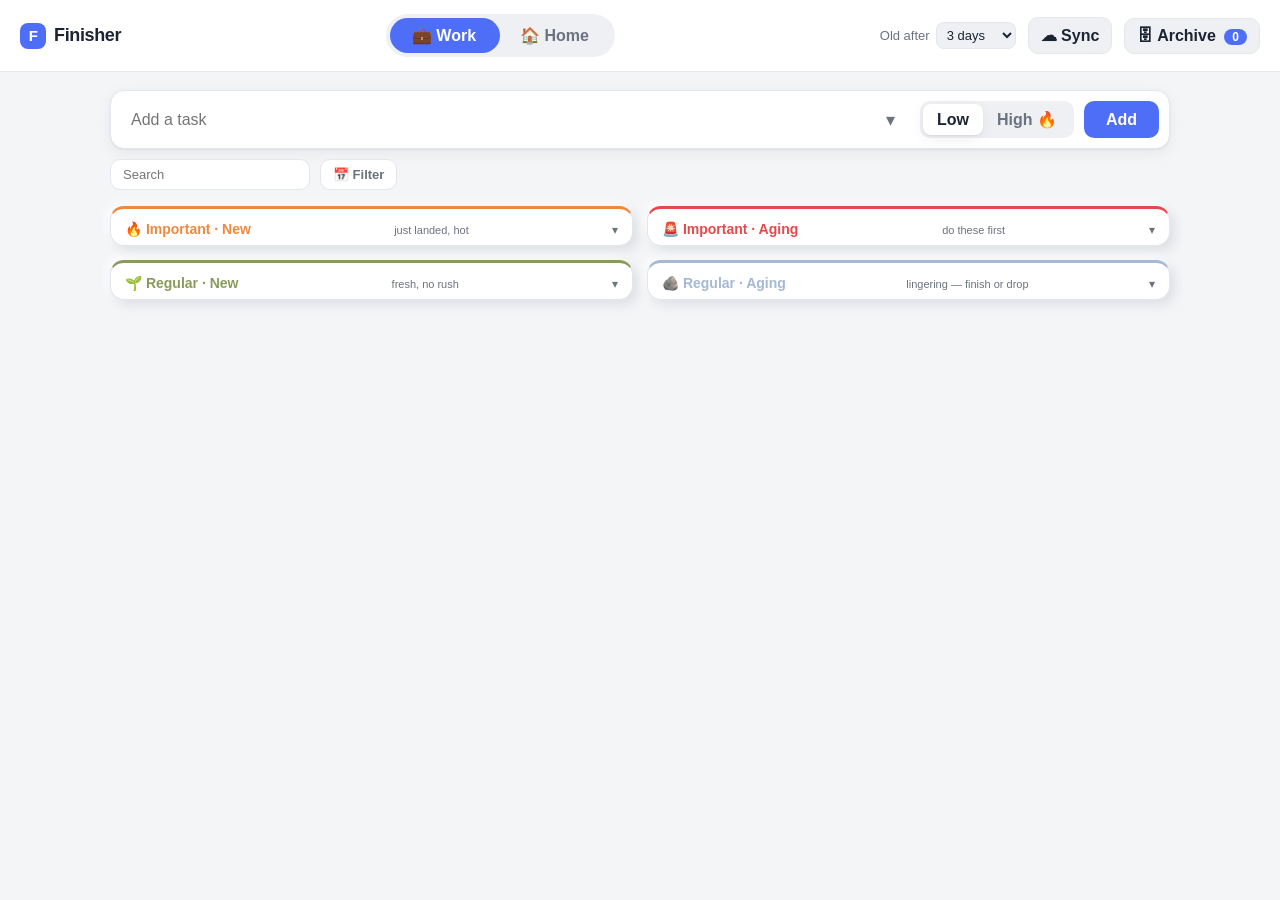
<file: index.html>
<!DOCTYPE html>
<html lang="en">
<head>
  <meta charset="UTF-8" />
  <meta name="viewport" content="width=device-width, initial-scale=1.0" />
  <title>Finisher</title>
  <link rel="stylesheet" href="styles.css" />
</head>
<body>

  <header class="topbar">
    <div class="brand">
      <span class="brand-mark" aria-hidden="true">F</span>
      <h1>Finisher</h1>
    </div>

    <!-- Context switcher: Work / Home -->
    <div class="context-switch" role="tablist" aria-label="Task context">
      <button id="ctx-work" class="ctx-btn" role="tab" aria-selected="true">💼 Work</button>
      <button id="ctx-home" class="ctx-btn" role="tab" aria-selected="false">🏠 Home</button>
      <span class="ctx-glider" aria-hidden="true"></span>
    </div>

    <div class="topbar-right">
      <label class="threshold-ctl" title="How many days until a task counts as 'old'">
        Old after
        <select id="old-threshold">
          <option value="1">1 day</option>
          <option value="2">2 days</option>
          <option value="3" selected>3 days</option>
          <option value="5">5 days</option>
          <option value="7">7 days</option>
          <option value="14">14 days</option>
        </select>
      </label>
      <button id="sync-btn" class="archive-btn" title="Cross-device sync via Google Drive">☁ Sync</button>
      <button id="archive-toggle" class="archive-btn">
        🗄 Archive <span id="archive-count" class="badge">0</span>
      </button>
    </div>
  </header>

  <!-- Composer -->
  <section class="composer">
    <div class="composer-box">
      <div class="composer-row">
        <input id="new-task-text" type="text" autocomplete="off"
               placeholder="Add a task" />
        <button id="details-toggle" class="details-toggle" title="Add details (paragraphs, bullets…)">▾</button>
        <div class="urgency-pick" role="radiogroup" aria-label="Urgency">
          <button id="urg-low"  class="urg-btn selected" role="radio" aria-checked="true">Low</button>
          <button id="urg-high" class="urg-btn" role="radio" aria-checked="false">High 🔥</button>
        </div>
        <button id="add-task" class="add-btn">Add</button>
      </div>
      <div id="task-details" class="details-editor" contenteditable="true" hidden
           data-placeholder="Details"></div>
      <div id="draft-images" class="draft-images" hidden></div>
    </div>
  </section>

  <!-- Filter & search (applies to the matrix AND the archive) -->
  <section class="filterbar">
    <input id="search-box" type="search" autocomplete="off" placeholder="Search"
           title='Boolean search: "exact phrase" · cat OR dog · NOT word' />
    <button id="filter-toggle" class="filter-toggle" title="Filter by date, month or year">📅 Filter</button>
    <div id="filter-panel" class="filter-dates" hidden>
      <input id="filter-date" type="date" title="Show entries from this exact date" />
      <select id="filter-month" title="Show entries from this month">
        <option value="">Any month</option>
        <option value="1">Jan</option><option value="2">Feb</option>
        <option value="3">Mar</option><option value="4">Apr</option>
        <option value="5">May</option><option value="6">Jun</option>
        <option value="7">Jul</option><option value="8">Aug</option>
        <option value="9">Sep</option><option value="10">Oct</option>
        <option value="11">Nov</option><option value="12">Dec</option>
      </select>
      <select id="filter-year" title="Show entries from this year">
        <option value="">Any year</option>
      </select>
      <button id="filter-clear" class="ghost-btn" hidden>✕ Clear</button>
    </div>
    <span id="filter-count" class="filter-count" hidden></span>
  </section>

  <!-- The 2x2 Matrix -->
  <main class="matrix-wrap">
    <div class="quads">
      <!-- columns stack independently, so folding a top quadrant lets
           the one below it slide up (left = New, right = Old) -->
      <div class="quad-col">
        <section class="quad" id="quad-high-new" data-urgency="high" data-age="new">
          <header><h2>🔥 Important · New <span class="quad-count" hidden></span></h2><span class="quad-hint">just landed, hot</span><span class="quad-caret" aria-hidden="true">▴</span></header>
          <div class="quad-body"></div>
        </section>
        <section class="quad" id="quad-low-new" data-urgency="low" data-age="new">
          <header><h2>🌱 Regular · New <span class="quad-count" hidden></span></h2><span class="quad-hint">fresh, no rush</span><span class="quad-caret" aria-hidden="true">▴</span></header>
          <div class="quad-body"></div>
        </section>
      </div>
      <div class="quad-col">
        <section class="quad" id="quad-high-old" data-urgency="high" data-age="old">
          <header><h2>🚨 Important · Aging <span class="quad-count" hidden></span></h2><span class="quad-hint">do these first</span><span class="quad-caret" aria-hidden="true">▴</span></header>
          <div class="quad-body"></div>
        </section>
        <section class="quad" id="quad-low-old" data-urgency="low" data-age="old">
          <header><h2>🪨 Regular · Aging <span class="quad-count" hidden></span></h2><span class="quad-hint">lingering — finish or drop</span><span class="quad-caret" aria-hidden="true">▴</span></header>
          <div class="quad-body"></div>
        </section>
      </div>
    </div>
  </main>

  <!-- Archive drawer -->
  <aside id="archive-drawer" class="archive-drawer" hidden>
    <header>
      <h2>🗄 Archive <span class="archive-ctx-label"></span></h2>
      <div>
        <button id="clear-archive" class="danger-btn">Clear all</button>
        <button id="close-archive" class="ghost-btn">✕</button>
      </div>
    </header>
    <div id="archive-body" class="archive-body"></div>
  </aside>
  <div id="drawer-scrim" class="scrim" hidden></div>

  <!-- Edit modal -->
  <dialog id="edit-modal" class="edit-modal">
    <form method="dialog">
      <h2>Edit task</h2>
      <textarea id="edit-text" rows="2"></textarea>
      <div id="edit-details" class="details-editor" contenteditable="true"
           data-placeholder="Details (optional)"></div>
      <div class="edit-row">
        <div class="urgency-pick" role="radiogroup" aria-label="Urgency">
          <button type="button" id="edit-urg-low"  class="urg-btn">Low</button>
          <button type="button" id="edit-urg-high" class="urg-btn">High 🔥</button>
        </div>
        <span id="edit-age" class="age-chip"></span>
      </div>
      <p class="paste-hint">📋 Paste an image anywhere in this dialog to attach it.</p>
      <div id="edit-images" class="edit-images"></div>
      <footer>
        <button type="button" id="edit-delete" class="danger-btn">Delete task</button>
        <span class="spacer"></span>
        <button type="button" id="edit-cancel" class="ghost-btn">Cancel</button>
        <button type="button" id="edit-save" class="add-btn">Save</button>
      </footer>
    </form>
  </dialog>

  <!-- Sync dialog -->
  <dialog id="sync-modal" class="edit-modal">
    <form method="dialog">
      <h2>☁ Cross-device sync</h2>
      <p class="paste-hint">Your tasks are saved as a private file in <strong>your own Google Drive</strong>
        (a hidden app folder — this app can never see the rest of your Drive).
        Sign in with the same Google account on each device and they all share one list.</p>
      <p id="sync-status" class="paste-hint">Sync is off.</p>
      <div id="sync-setup">
        <label class="paste-hint" for="sync-client-id">Google OAuth Client ID (one-time setup — see README):</label>
        <input id="sync-client-id" type="text" placeholder="1234567890-abc.apps.googleusercontent.com" />
      </div>
      <footer>
        <button type="button" id="sync-off" class="danger-btn" hidden>Turn off</button>
        <span class="spacer"></span>
        <button type="button" id="sync-close" class="ghost-btn">Close</button>
        <button type="button" id="sync-connect" class="add-btn">Connect Google Drive</button>
      </footer>
    </form>
  </dialog>

  <!-- Image lightbox -->
  <div id="lightbox" class="lightbox" hidden>
    <img id="lightbox-img" alt="Task attachment (enlarged)" />
  </div>

  <script src="app.js"></script>
</body>
</html>
</file>
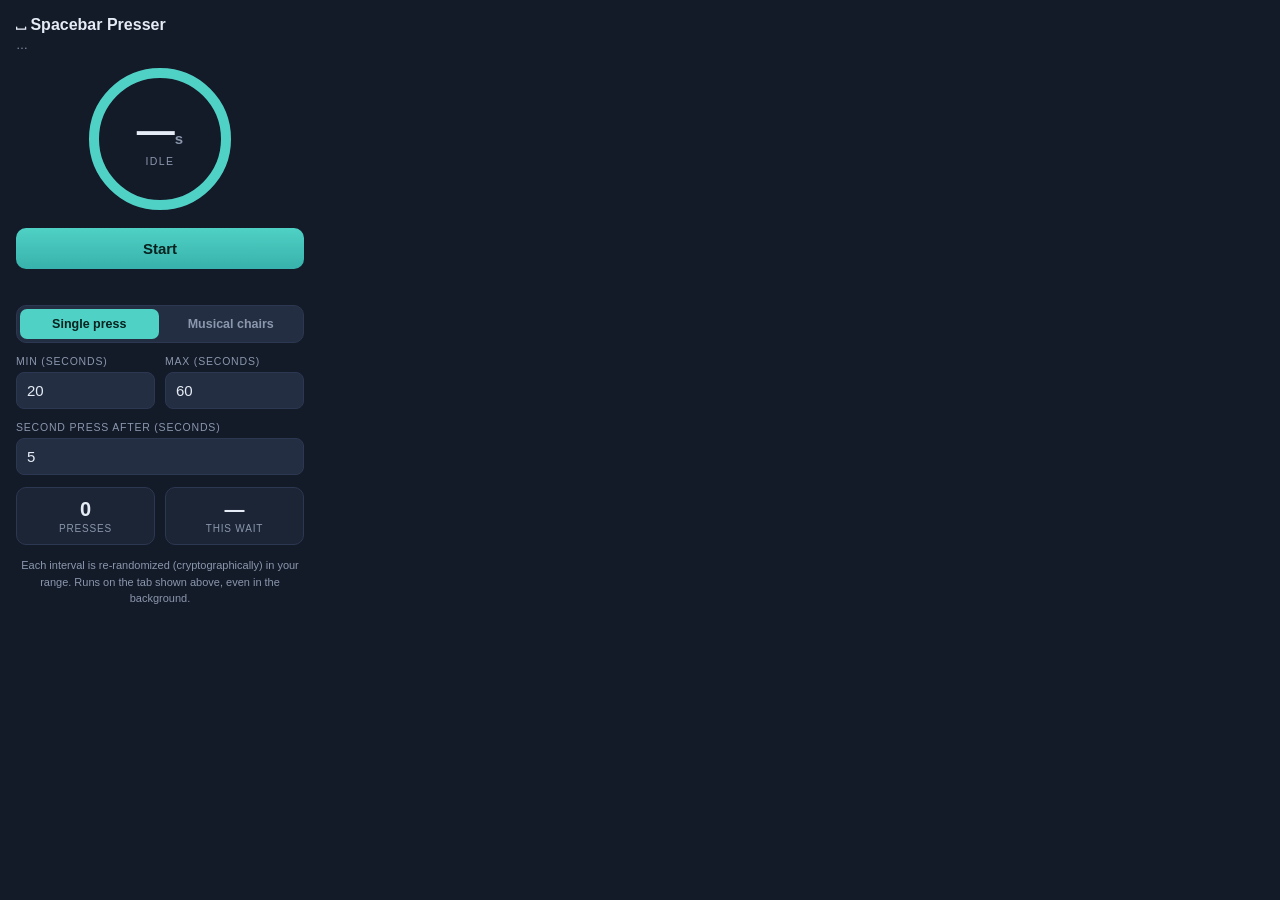
<file: spacebar-presser/popup.html>
<!DOCTYPE html>
<html lang="en">
<head>
<meta charset="UTF-8" />
<link rel="stylesheet" href="popup.css" />
<title>Auto Spacebar Presser</title>
</head>
<body>
<div class="wrap">
  <header>
    <h1>⎵ Spacebar Presser</h1>
    <div class="target" id="target" title="">…</div>
  </header>

  <div class="dial" id="dial">
    <svg width="150" height="150" viewBox="0 0 150 150">
      <circle class="track" cx="75" cy="75" r="66" fill="none" stroke-width="10" />
      <circle class="progress" id="ring" cx="75" cy="75" r="66" fill="none" stroke-width="10" />
    </svg>
    <div class="center">
      <div class="count" id="countdown">—<small>s</small></div>
      <div class="label" id="stateLabel">Idle</div>
    </div>
  </div>

  <button class="btn" id="toggle">Start</button>
  <div class="note" id="note"></div>

  <div class="seg" id="seg">
    <button type="button" data-mode="single" class="active">Single press</button>
    <button type="button" data-mode="pair">Musical chairs</button>
  </div>

  <div class="row">
    <div class="field">
      <label for="minInput">Min (seconds)</label>
      <input type="number" id="minInput" min="1" step="1" value="20" inputmode="numeric" />
    </div>
    <div class="field">
      <label for="maxInput">Max (seconds)</label>
      <input type="number" id="maxInput" min="1" step="1" value="60" inputmode="numeric" />
    </div>
  </div>

  <div class="row" id="gapRow" hidden>
    <div class="field">
      <label for="gapInput">Second press after (seconds)</label>
      <input type="number" id="gapInput" min="1" step="1" value="5" inputmode="numeric" />
    </div>
  </div>

  <div class="stats">
    <div class="stat"><div class="num" id="pressCount">0</div><div class="cap">Presses</div></div>
    <div class="stat"><div class="num" id="nextWait">—</div><div class="cap">This wait</div></div>
  </div>

  <p class="foot" id="foot">Each interval is re-randomized (cryptographically) in your range. Runs on the tab shown above, even in the background.</p>
</div>
<script src="popup.js"></script>
</body>
</html>
</file>
<file: styles.css>
/* ============================================================
   Finisher — styles
   Light theme by default, dark theme via prefers-color-scheme.
   ============================================================ */

:root {
  --bg: #f4f5f7;
  --surface: #ffffff;
  --surface-2: #eef0f4;
  --text: #1c2333;
  --text-dim: #6b7280;
  --line: #e3e6ec;
  --accent: #4f6ef7;
  --accent-ink: #ffffff;
  --danger: #e5484d;

  --q-high-old: #e5484d;   /* urgent + aging  → red    */
  --q-high-new: #f0883e;   /* urgent + new    → orange */
  --q-low-new:  #8a9a5b;   /* regular + new   → sage green */
  --q-low-old:  #a5b8d6;   /* regular + aging → soft blue  */

  --radius: 14px;
  --shadow: 0 1px 2px rgba(16, 24, 40, .06), 0 4px 16px rgba(16, 24, 40, .06);
  --bevel-hi: rgba(255, 255, 255, .7);
}

@media (prefers-color-scheme: dark) {
  :root {
    --bg: #12141a;
    --surface: #1c1f28;
    --surface-2: #242834;
    --text: #e8eaf0;
    --text-dim: #9aa1b2;
    --line: #2e3342;
    --shadow: 0 1px 2px rgba(0, 0, 0, .4), 0 6px 20px rgba(0, 0, 0, .35);
  --bevel-hi: rgba(255, 255, 255, .05);
  }
}

/* Hosts that set an explicit theme (data-theme on the root) win over the OS preference */
:root[data-theme="dark"] {
  --bg: #12141a;
  --surface: #1c1f28;
  --surface-2: #242834;
  --text: #e8eaf0;
  --text-dim: #9aa1b2;
  --line: #2e3342;
  --shadow: 0 1px 2px rgba(0, 0, 0, .4), 0 6px 20px rgba(0, 0, 0, .35);
  --bevel-hi: rgba(255, 255, 255, .05);
}
:root[data-theme="light"] {
  --bg: #f4f5f7;
  --surface: #ffffff;
  --surface-2: #eef0f4;
  --text: #1c2333;
  --text-dim: #6b7280;
  --line: #e3e6ec;
  --shadow: 0 1px 2px rgba(16, 24, 40, .06), 0 4px 16px rgba(16, 24, 40, .06);
  --bevel-hi: rgba(255, 255, 255, .7);
}

* { box-sizing: border-box; }

/* Author display values (grid/flex) must not defeat the hidden attribute */
[hidden] { display: none !important; }

body {
  margin: 0;
  font-family: -apple-system, BlinkMacSystemFont, "Segoe UI", Roboto, Inter, sans-serif;
  background: var(--bg);
  color: var(--text);
  min-height: 100dvh;
}

button { font: inherit; cursor: pointer; }

/* ---------- Top bar ---------- */

.topbar {
  display: flex;
  align-items: center;
  gap: 16px;
  flex-wrap: wrap;
  padding: 14px 20px;
  background: var(--surface);
  border-bottom: 1px solid var(--line);
  position: sticky;
  top: 0;
  z-index: 20;
}

.brand { display: flex; align-items: center; gap: 8px; }
.brand-mark {
  display: grid;
  place-items: center;
  width: 26px;
  height: 26px;
  background: var(--accent);
  color: var(--accent-ink);
  border-radius: 8px;
  font-size: 15px;
  font-weight: 800;
  letter-spacing: -0.03em;
  user-select: none;
}
.brand h1 { font-size: 18px; margin: 0; letter-spacing: -0.02em; }

/* Context switcher — sliding pill */
.context-switch {
  position: relative;
  display: flex;
  background: var(--surface-2);
  border-radius: 999px;
  padding: 4px;
  margin-inline: auto;
}

.ctx-btn {
  position: relative;
  z-index: 1;
  border: none;
  background: transparent;
  color: var(--text-dim);
  padding: 8px 22px;
  border-radius: 999px;
  font-weight: 600;
  transition: color .2s;
}
.ctx-btn[aria-selected="true"] { color: var(--accent-ink); }

.ctx-glider {
  position: absolute;
  top: 4px; bottom: 4px; left: 4px;
  width: calc(50% - 4px);
  background: var(--accent);
  border-radius: 999px;
  transition: transform .25s cubic-bezier(.4, 0, .2, 1);
}
.context-switch.home .ctx-glider { transform: translateX(100%); }

.topbar-right { display: flex; align-items: center; gap: 12px; }

.threshold-ctl { font-size: 13px; color: var(--text-dim); display: flex; align-items: center; gap: 6px; }
.threshold-ctl select {
  font: inherit;
  color: var(--text);
  background: var(--surface-2);
  border: 1px solid var(--line);
  border-radius: 8px;
  padding: 4px 6px;
}

.archive-btn {
  background: var(--surface-2);
  border: 1px solid var(--line);
  color: var(--text);
  border-radius: 10px;
  padding: 8px 12px;
  font-weight: 600;
}
.badge {
  background: var(--accent);
  color: var(--accent-ink);
  border-radius: 999px;
  padding: 1px 8px;
  font-size: 12px;
  margin-left: 4px;
}

/* ---------- Composer ---------- */

.composer {
  max-width: 1100px;
  margin: 18px auto 0;
  padding: 0 20px;
}

.composer-box {
  background: var(--surface);
  border: 1px solid var(--line);
  border-radius: var(--radius);
  box-shadow: var(--shadow);
}
.composer-box:focus-within { outline: 2px solid var(--accent); outline-offset: -1px; }

.composer-row {
  display: flex;
  gap: 10px;
  padding: 10px;
}

#new-task-text {
  flex: 1;
  min-width: 0;
  border: none;
  background: transparent;
  color: var(--text);
  font: inherit;
  padding: 8px 10px;
  outline: none;
}

.urgency-pick { display: flex; background: var(--surface-2); border-radius: 10px; padding: 3px; }
.urg-btn {
  border: none;
  background: transparent;
  color: var(--text-dim);
  padding: 6px 14px;
  border-radius: 8px;
  font-weight: 600;
  white-space: nowrap;
}
.urg-btn.selected { background: var(--surface); color: var(--text); box-shadow: var(--shadow); }
#urg-high.selected, #edit-urg-high.selected { color: var(--q-high-new); }

.add-btn {
  border: none;
  background: var(--accent);
  color: var(--accent-ink);
  border-radius: 10px;
  padding: 8px 22px;
  font-weight: 700;
}
.add-btn:active { transform: scale(.97); }

.draft-images {
  display: flex;
  gap: 8px;
  padding: 10px 4px 0;
  flex-wrap: wrap;
}

/* Details toggle in the composer row: ▾ closed / ▴ open */
.details-toggle {
  border: none;
  background: transparent;
  color: var(--text-dim);
  border-radius: 10px;
  width: 38px;
  font-size: 18px;
  flex: none;
}
.details-toggle:hover { background: var(--surface-2); color: var(--text); }
.details-toggle.active { color: var(--accent); }

/* Rich-text details editor (composer + edit dialog) */
.details-editor {
  background: var(--surface);
  border: 1px solid var(--line);
  border-radius: 10px;
  padding: 10px 12px;
  min-height: 72px;
  max-height: 40vh;
  overflow-y: auto;
  font-size: 14px;
  line-height: 1.5;
  color: var(--text);
}
.details-editor:focus { outline: 2px solid var(--accent); outline-offset: -1px; }

/* Inside the composer box: contiguous with the title row */
.composer-box .details-editor {
  border: none;
  border-top: 1px solid var(--line);
  border-radius: 0 0 var(--radius) var(--radius);
  background: transparent;
  min-height: 64px;
}
.composer-box .details-editor:focus { outline: none; }
.composer-box .draft-images { padding: 0 12px 10px; }
.details-editor:empty::before {
  content: attr(data-placeholder);
  color: var(--text-dim);
  pointer-events: none;
}
.edit-modal .details-editor { background: var(--surface-2); margin-top: 0; }

/* Shared typography for rich details (editor + card display) */
.details-editor p, .details-editor div,
.task-details p, .task-details div { margin: 0 0 6px; }
.details-editor ul, .details-editor ol,
.task-details ul, .task-details ol { margin: 4px 0 8px; padding-left: 22px; }
.details-editor li, .task-details li { margin: 2px 0; }
.details-editor blockquote, .task-details blockquote {
  border-left: 3px solid rgba(0, 0, 0, .15);
  margin: 6px 0;
  padding-left: 10px;
  color: var(--text-dim);
}
.details-editor :is(h1, h2, h3, h4, h5, h6),
.task-details :is(h1, h2, h3, h4, h5, h6) { font-size: 1em; margin: 8px 0 4px; }
.details-editor pre, .task-details pre {
  background: var(--surface);
  border: 1px solid var(--line);
  border-radius: 8px;
  padding: 8px;
  overflow-x: auto;
  font-size: 12px;
}

/* ---------- Filter & search toolbar ---------- */

.filterbar {
  max-width: 1100px;
  margin: 10px auto 0;
  padding: 0 20px;
  display: flex;
  gap: 10px;
  align-items: center;
  flex-wrap: wrap;
}

#search-box {
  flex: 0 1 200px;
  min-width: 0;
  font: inherit;
  font-size: 13px;
  color: var(--text);
  background: var(--surface);
  border: 1px solid var(--line);
  border-radius: 10px;
  padding: 7px 12px;
}
#search-box:focus { outline: 2px solid var(--accent); outline-offset: -1px; }

.filter-toggle {
  font-size: 13px;
  font-weight: 600;
  color: var(--text-dim);
  background: var(--surface);
  border: 1px solid var(--line);
  border-radius: 10px;
  padding: 7px 12px;
  white-space: nowrap;
}
.filter-toggle:hover { color: var(--text); }
.filter-toggle.active { color: var(--accent); border-color: var(--accent); }

.filter-dates { display: flex; gap: 8px; align-items: center; flex-wrap: wrap; }

.filter-dates input,
.filter-dates select {
  font: inherit;
  font-size: 13px;
  color: var(--text);
  background: var(--surface);
  border: 1px solid var(--line);
  border-radius: 10px;
  padding: 8px 10px;
}

.filter-count { font-size: 12px; font-weight: 600; color: var(--accent); white-space: nowrap; }

@media (max-width: 760px) {
  .filterbar { padding: 0 14px; }
  #search-box { flex: 1 1 120px; }
}

/* ---------- Matrix layout ---------- */

.matrix-wrap {
  max-width: 1100px;
  margin: 16px auto 40px;
  padding: 0 20px;
}

.quads {
  display: grid;
  grid-template-columns: 1fr 1fr;
  gap: 14px;
  align-items: start;
}

/* Each age column stacks its two quadrants independently, so folding
   the top one lets the one below slide up with no gap */
.quad-col {
  display: flex;
  flex-direction: column;
  gap: 14px;
  min-width: 0;
}

.quad {
  background: var(--surface);
  border: 1px solid var(--line);
  border-radius: var(--radius);
  /* very slight neumorphic bevel */
  box-shadow: 5px 5px 12px rgba(31, 42, 56, .10),
              -4px -4px 10px var(--bevel-hi),
              inset 0 1px 0 var(--bevel-hi);
  /* hug the content — no reserved empty space below the last card */
  min-height: 0;
  display: flex;
  flex-direction: column;
  overflow: hidden;
  border-top: 3px solid var(--qc);
}

#quad-high-new { --qc: var(--q-high-new); }
#quad-high-old { --qc: var(--q-high-old); }
#quad-low-new  { --qc: var(--q-low-new); }
#quad-low-old  { --qc: var(--q-low-old); }

.quad > header {
  display: flex;
  align-items: baseline;
  justify-content: space-between;
  gap: 8px;
  padding: 12px 14px 8px;
}
.quad h2 { margin: 0; font-size: 14px; color: var(--qc); }
.quad-hint { font-size: 11px; color: var(--text-dim); }

.quad-count {
  display: inline-block;
  font-size: 11px;
  background: var(--qc);
  color: #fff;
  border-radius: 999px;
  padding: 1px 7px;
  vertical-align: text-bottom;
}
.quad > header { cursor: pointer; user-select: none; }
.quad > header:hover { background: var(--surface-2); }

.quad-caret { font-size: 12px; color: var(--text-dim); flex: none; }

.quad.collapsed { min-height: 0; }
.quad.collapsed .quad-body { display: none; }

.quad-body {
  flex: 1;
  padding: 4px 12px 12px;
  display: flex;
  flex-direction: column;
  gap: 8px;
  overflow-y: auto;
}

.quad-empty {
  color: var(--text-dim);
  font-size: 13px;
  text-align: center;
  padding: 24px 8px;
  border: 1px dashed var(--line);
  border-radius: 10px;
}

/* ---------- Task cards ---------- */

.task-card {
  display: flex;
  align-items: flex-start;
  gap: 10px;
  /* fixed card palette in both themes: warm gold card,
     dark bold task text, grey timestamp */
  background-color: #e8b923;
  /* gentle extruded depth: light at the top, subtle darken toward the base */
  background-image: linear-gradient(180deg,
    rgba(255, 255, 255, .30) 0%, rgba(255, 255, 255, .05) 20%,
    rgba(31, 42, 56, .04) 70%, rgba(31, 42, 56, .10) 100%);
  border: none;
  border-left: 3px solid var(--qc);
  border-radius: 14px;
  padding: 12px;
  /* elegant shine (white top + side edge highlights), a soft inset base
     for extruded depth, and a soft multi-layered grey drop shadow */
  box-shadow:
    inset 0 1px 0 rgba(255, 255, 255, .75),
    inset 1px 0 0 rgba(255, 255, 255, .32),
    inset -1px 0 0 rgba(255, 255, 255, .24),
    inset 0 -2px 3px rgba(31, 42, 56, .14),
    0 1px 2px rgba(31, 42, 56, .20),
    0 5px 10px rgba(31, 42, 56, .16),
    0 12px 24px rgba(31, 42, 56, .12);
  animation: card-in .25s ease;
}

/* Lifted card while dragging: deep grey drop shadow with soft penumbra */
.task-card.dragging {
  animation: none;
  transition: none;
  box-shadow: 0 2px 4px rgba(15, 23, 42, .28),
              0 12px 22px rgba(15, 23, 42, .30),
              0 28px 56px rgba(15, 23, 42, .26);
}

.drag-placeholder {
  border: 2px dashed rgba(31, 42, 56, .3);
  border-radius: 14px;
  background: rgba(31, 42, 56, .06);
}

.drag-handle {
  flex: none;
  align-self: stretch;
  display: grid;
  place-items: center;
  width: 16px;
  margin-left: -4px;
  color: rgba(31, 42, 56, .55);
  font-size: 13px;
  cursor: grab;
  touch-action: none;
  user-select: none;
}
.drag-handle:active { cursor: grabbing; }

@keyframes card-in {
  from { opacity: 0; transform: translateY(4px); }
  to   { opacity: 1; transform: none; }
}

/* Older + urgent tasks pulse red */
.task-card.pulse {
  animation: card-in .25s ease, pulse-red 2.2s ease-in-out infinite;
}
@keyframes pulse-red {
  0%, 100% { box-shadow: 0 0 0 0 rgba(229, 72, 77, 0); }
  50%      { box-shadow: 0 0 0 5px rgba(229, 72, 77, .18); border-color: var(--q-high-old); }
}

@media (prefers-reduced-motion: reduce) {
  .task-card.pulse { animation: none; box-shadow: 0 0 0 2px rgba(229, 72, 77, .25); }
}

.task-check {
  flex: none;
  width: 24px; height: 24px;
  margin-top: 1px;
  border: none;
  border-radius: 999px;
  /* soft neumorphic button raised out of the card surface */
  background: #e8b923;
  box-shadow: 2px 3px 6px rgba(31, 42, 56, .3),
              -1px -1px 3px rgba(255, 255, 255, .35);
  color: transparent;
  font-size: 13px;
  line-height: 1;
  display: grid;
  place-items: center;
  transition: all .15s;
}
.task-check:hover { color: var(--q-low-new); }
.task-check:active { box-shadow: inset 2px 2px 5px rgba(31, 42, 56, .3), inset -2px -2px 5px rgba(255, 255, 255, .7); }
.task-card.done .task-check {
  color: #14733f;
  box-shadow: inset 2px 2px 5px rgba(31, 42, 56, .3),
              inset -2px -2px 5px rgba(255, 255, 255, .7);
}

.task-main { flex: 1; min-width: 0; }

.task-text { font-size: 14px; line-height: 1.4; overflow-wrap: anywhere; color: #1f2a38; font-weight: 700; }

.task-text a { color: #1a56c4; text-decoration: underline; text-underline-offset: 2px; }
.task-text a:hover { opacity: .85; }
.task-card.done .task-text a { color: rgba(26, 86, 196, .7); }

/* Compact cards clamp long text; tap to expand */
.task-card.expandable { cursor: pointer; }
.task-card.expandable:not(.open) .task-text {
  display: -webkit-box;
  -webkit-line-clamp: 2;
  -webkit-box-orient: vertical;
  overflow: hidden;
}
.task-card.done .task-text { text-decoration: line-through; color: rgba(31, 42, 56, .55); }

.task-meta { display: flex; align-items: center; gap: 6px; margin-top: 6px; flex-wrap: wrap; }

.age-chip, .img-chip {
  font-size: 11px;
  font-weight: 600;
  color: #3a485a;
  background: rgba(255, 255, 255, .75);
  border: 1px solid transparent;
  border-radius: 999px;
  padding: 2px 8px;
}
/* outside cards (edit dialog) the chip sits on a surface again */
.edit-modal .age-chip { color: var(--text-dim); background: var(--surface-2); border-color: var(--line); }

.expand-btn {
  border: none;
  background: #e8b923;
  box-shadow: 2px 2px 5px rgba(31, 42, 56, .3), -1px -1px 3px rgba(255, 255, 255, .3);
  color: #1f2a38;
  border-radius: 999px;
  width: 22px;
  height: 22px;
  padding: 0;
  font-size: 12px;
  line-height: 1;
  display: grid;
  place-items: center;
  margin-left: auto;
}
.expand-btn:hover { color: #1a56c4; }

.stamp { font-size: 10px; color: #5f6f80; letter-spacing: .02em; }

/* "Show all / show fewer" bar when a quadrant holds more than the cap */
.more-bar {
  border: 1px dashed var(--line);
  background: transparent;
  color: var(--accent);
  font-size: 12px;
  font-weight: 600;
  border-radius: 10px;
  padding: 8px;
  width: 100%;
}
.more-bar:hover { background: var(--surface-2); }

/* Details shown on an expanded card only: white panel, black text */
.task-details {
  font-size: 13px;
  line-height: 1.5;
  margin: 6px 0 4px;
  padding: 8px 10px;
  background: rgba(255, 255, 255, .8);
  color: #1f2a38;
  border: none;
  border-radius: 10px;
  box-shadow: inset 2px 2px 5px rgba(31, 42, 56, .12),
              inset -2px -2px 5px rgba(255, 255, 255, .8);
  overflow-wrap: anywhere;
  cursor: auto;
  user-select: text;
}
.task-details a { color: #2f6bff; text-decoration: underline; text-underline-offset: 2px; }
.task-details > :last-child { margin-bottom: 0; }

.task-thumbs { display: flex; gap: 6px; margin-top: 8px; flex-wrap: wrap; }

.thumb {
  position: relative;
  width: 56px; height: 56px;
  border-radius: 8px;
  overflow: hidden;
  border: 1px solid var(--line);
  padding: 0;
  background: none;
}
.thumb img { width: 100%; height: 100%; object-fit: cover; display: block; }

.thumb-remove {
  position: absolute;
  top: 2px; right: 2px;
  width: 18px; height: 18px;
  border: none;
  border-radius: 999px;
  background: rgba(0, 0, 0, .6);
  color: #fff;
  font-size: 11px;
  line-height: 1;
  display: grid;
  place-items: center;
}

.task-actions { display: flex; flex-direction: column; gap: 4px; }
.icon-btn {
  border: none;
  background: transparent;
  color: rgba(31, 42, 56, .6);
  border-radius: 8px;
  width: 28px; height: 28px;
  font-size: 14px;
  display: grid;
  place-items: center;
}
.icon-btn:hover { background: rgba(255, 255, 255, .35); color: #1f2a38; }
.icon-btn.delete:hover { color: var(--danger); }

/* ---------- Archive drawer ---------- */

.archive-drawer {
  position: fixed;
  top: 0; right: 0; bottom: 0;
  width: min(420px, 92vw);
  background: var(--surface);
  border-left: 1px solid var(--line);
  box-shadow: -8px 0 32px rgba(0, 0, 0, .18);
  z-index: 40;
  display: flex;
  flex-direction: column;
}
.archive-drawer > header {
  display: flex;
  align-items: center;
  justify-content: space-between;
  padding: 16px;
  border-bottom: 1px solid var(--line);
}
.archive-drawer h2 { margin: 0; font-size: 16px; }
.archive-ctx-label { font-size: 12px; color: var(--text-dim); font-weight: 500; }
.archive-body { flex: 1; overflow-y: auto; padding: 14px; display: flex; flex-direction: column; gap: 8px; }

.scrim {
  position: fixed;
  inset: 0;
  background: rgba(0, 0, 0, .35);
  z-index: 30;
}

.ghost-btn {
  background: transparent;
  border: 1px solid var(--line);
  color: var(--text);
  border-radius: 8px;
  padding: 6px 12px;
}
.danger-btn {
  background: transparent;
  border: 1px solid var(--danger);
  color: var(--danger);
  border-radius: 8px;
  padding: 6px 12px;
  font-weight: 600;
}
.danger-btn:hover { background: var(--danger); color: #fff; }

/* Archived cards reuse .task-card with a neutral edge */
.archive-body .task-card { --qc: var(--text-dim); }

/* ---------- Edit modal ---------- */

.edit-modal {
  border: none;
  border-radius: var(--radius);
  background: var(--surface);
  color: var(--text);
  box-shadow: var(--shadow);
  width: min(520px, 94vw);
  padding: 0;
}
.edit-modal::backdrop { background: rgba(0, 0, 0, .4); }
.edit-modal form { padding: 20px; display: flex; flex-direction: column; gap: 12px; }
.edit-modal h2 { margin: 0; font-size: 16px; }
.edit-modal textarea {
  font: inherit;
  color: var(--text);
  background: var(--surface-2);
  border: 1px solid var(--line);
  border-radius: 10px;
  padding: 10px;
  resize: vertical;
}
.edit-row { display: flex; align-items: center; justify-content: space-between; gap: 10px; }

#sync-setup { display: flex; flex-direction: column; gap: 6px; }
#sync-client-id {
  font: inherit;
  font-size: 13px;
  color: var(--text);
  background: var(--surface-2);
  border: 1px solid var(--line);
  border-radius: 10px;
  padding: 10px;
}
.paste-hint { margin: 0; font-size: 12px; color: var(--text-dim); }
.edit-images { display: flex; gap: 8px; flex-wrap: wrap; }
.edit-modal footer { display: flex; align-items: center; gap: 8px; margin-top: 4px; }
.spacer { flex: 1; }

/* ---------- Lightbox ---------- */

.lightbox {
  position: fixed;
  inset: 0;
  background: rgba(0, 0, 0, .82);
  z-index: 60;
  display: grid;
  place-items: center;
  cursor: zoom-out;
  padding: 24px;
}
.lightbox img {
  max-width: 100%;
  max-height: 100%;
  border-radius: 8px;
  box-shadow: 0 12px 48px rgba(0, 0, 0, .5);
}

/* ============================================================
   Responsive: phones get stacked quadrants, most-critical first
   ============================================================ */

@media (max-width: 760px) {
  .topbar { gap: 10px; padding: 10px 14px; }
  .context-switch { order: 3; width: 100%; }
  .ctx-btn { flex: 1; }
  .topbar-right { margin-left: auto; }
  .threshold-ctl { display: none; } /* keep the bar compact; default threshold applies */

  .matrix-wrap { padding: 0 14px; }

  .quads { grid-template-columns: 1fr; }
  /* dissolve the columns so the priority order below applies */
  .quad-col { display: contents; }
  .quad { min-height: 0; }
  .quad-body { overflow: visible; }

  /* Priority order when stacked */
  #quad-high-old { order: 1; }
  #quad-high-new { order: 2; }
  #quad-low-old  { order: 3; }
  #quad-low-new  { order: 4; }

  .composer { padding: 0 14px; }
  .composer-row { flex-wrap: wrap; }
  #new-task-text { flex-basis: 100%; }
  .urgency-pick { flex: 1; }
  .urg-btn { flex: 1; }
}
</file>
<file: spacebar-presser/popup.css>
:root {
  --bg: #131a28;
  --panel: #1c2536;
  --panel-2: #232e42;
  --text: #e6ecf5;
  --muted: #8a97ad;
  --accent: #4fd1c5;
  --accent-2: #38b2ac;
  --danger: #f56565;
  --danger-2: #e53e3e;
  --line: #2c3852;
}

* { box-sizing: border-box; }

body {
  width: 320px;
  margin: 0;
  background: var(--bg);
  color: var(--text);
  font-family: -apple-system, BlinkMacSystemFont, "Segoe UI", Roboto, Helvetica, Arial, sans-serif;
}

.wrap { padding: 16px 16px 14px; }

header { margin-bottom: 12px; }
header h1 { font-size: 16px; margin: 0 0 4px; font-weight: 700; }
.target {
  font-size: 12px;
  color: var(--muted);
  white-space: nowrap;
  overflow: hidden;
  text-overflow: ellipsis;
}

/* Dial */
.dial { position: relative; width: 150px; height: 150px; margin: 2px auto 14px; }
.dial svg { transform: rotate(-90deg); }
.dial .track { stroke: var(--panel-2); }
.dial .progress {
  stroke: var(--accent);
  stroke-linecap: round;
  transition: stroke-dashoffset 0.12s linear, stroke 0.2s ease;
}
.dial .progress.gap { stroke: #f6ad55; } /* second-press countdown (musical chairs) */
.dial .center {
  position: absolute; inset: 0;
  display: flex; flex-direction: column; align-items: center; justify-content: center;
}
.dial .count { font-size: 38px; font-weight: 700; font-variant-numeric: tabular-nums; line-height: 1; }
.dial .count small { font-size: 15px; color: var(--muted); font-weight: 600; }
.dial .label {
  margin-top: 5px; font-size: 10.5px; text-transform: uppercase;
  letter-spacing: 1.4px; color: var(--muted);
}

/* Button */
.btn {
  appearance: none; border: none; cursor: pointer;
  width: 100%; font-size: 15px; font-weight: 700;
  border-radius: 10px; padding: 12px 16px;
  color: #08221f; background: linear-gradient(180deg, var(--accent), var(--accent-2));
  transition: transform 0.05s ease, filter 0.15s ease;
}
.btn:hover { filter: brightness(1.05); }
.btn:active { transform: translateY(1px); }
.btn:disabled { opacity: 0.5; cursor: not-allowed; }
.btn.stop { color: #fff; background: linear-gradient(180deg, var(--danger), var(--danger-2)); }

.note { font-size: 12px; color: var(--muted); min-height: 16px; margin: 8px 2px 0; text-align: center; }
.note.error { color: var(--danger); }

/* Mode selector */
.seg {
  display: flex;
  gap: 3px;
  background: var(--panel-2);
  border: 1px solid var(--line);
  border-radius: 10px;
  padding: 3px;
  margin-top: 12px;
}
.seg button {
  flex: 1;
  appearance: none;
  border: none;
  background: transparent;
  color: var(--muted);
  font-weight: 700;
  font-size: 12.5px;
  padding: 8px 6px;
  border-radius: 7px;
  cursor: pointer;
  transition: background 0.12s ease, color 0.12s ease;
}
.seg button.active { background: var(--accent); color: #08221f; }
.seg button:disabled { cursor: not-allowed; opacity: 0.55; }

/* Settings */
.row { display: flex; gap: 10px; margin-top: 12px; }
.field { flex: 1; }
.field label {
  display: block; font-size: 10.5px; color: var(--muted);
  margin-bottom: 5px; text-transform: uppercase; letter-spacing: 0.8px;
}
.field input {
  width: 100%; background: var(--panel-2); border: 1px solid var(--line);
  border-radius: 8px; color: var(--text); font-size: 15px; padding: 9px 10px;
  font-variant-numeric: tabular-nums;
}
.field input:focus { outline: none; border-color: var(--accent); }
.field input:disabled { opacity: 0.5; cursor: not-allowed; }

/* Stats */
.stats { display: flex; gap: 10px; margin-top: 12px; }
.stat { flex: 1; background: var(--panel); border: 1px solid var(--line); border-radius: 10px; padding: 10px; text-align: center; }
.stat .num { font-size: 20px; font-weight: 700; font-variant-numeric: tabular-nums; }
.stat .cap { font-size: 10px; color: var(--muted); text-transform: uppercase; letter-spacing: 0.8px; margin-top: 2px; }

.foot { font-size: 11px; color: var(--muted); line-height: 1.5; margin: 12px 2px 0; text-align: center; }
</file>
